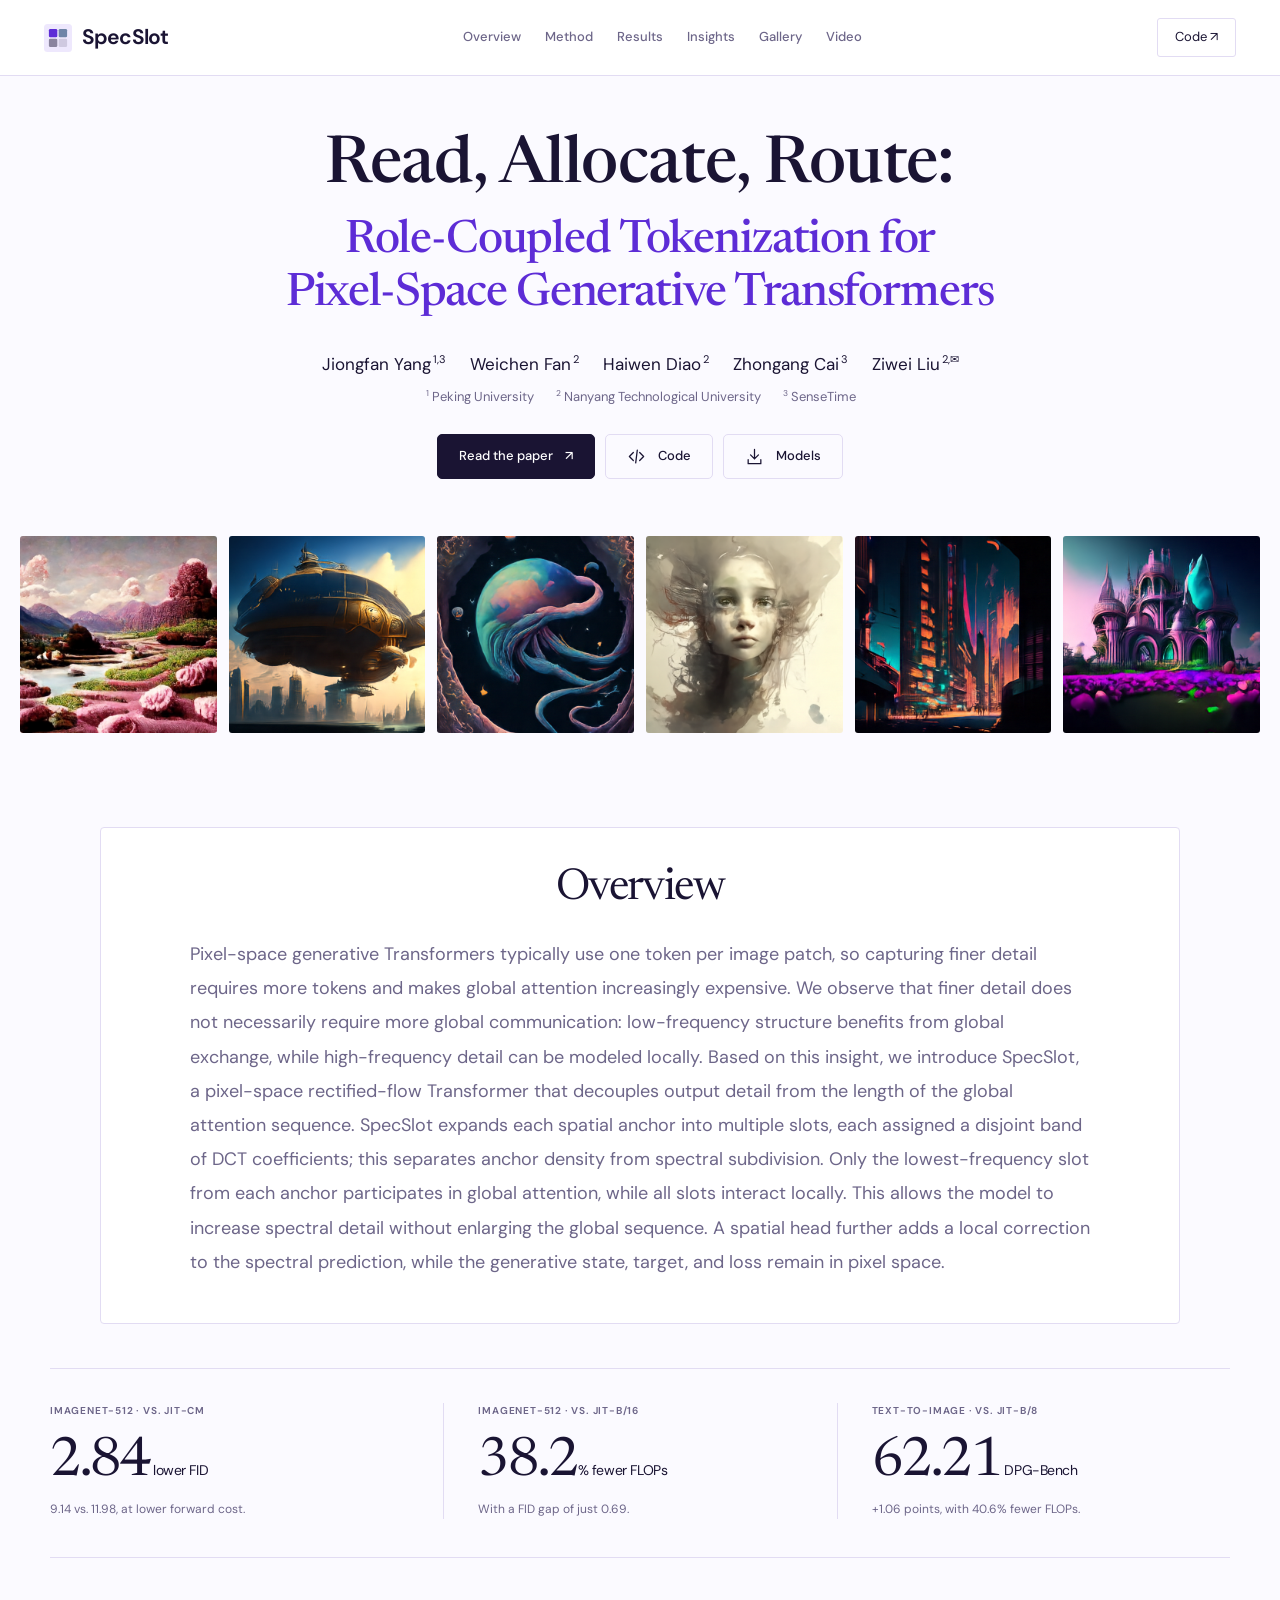
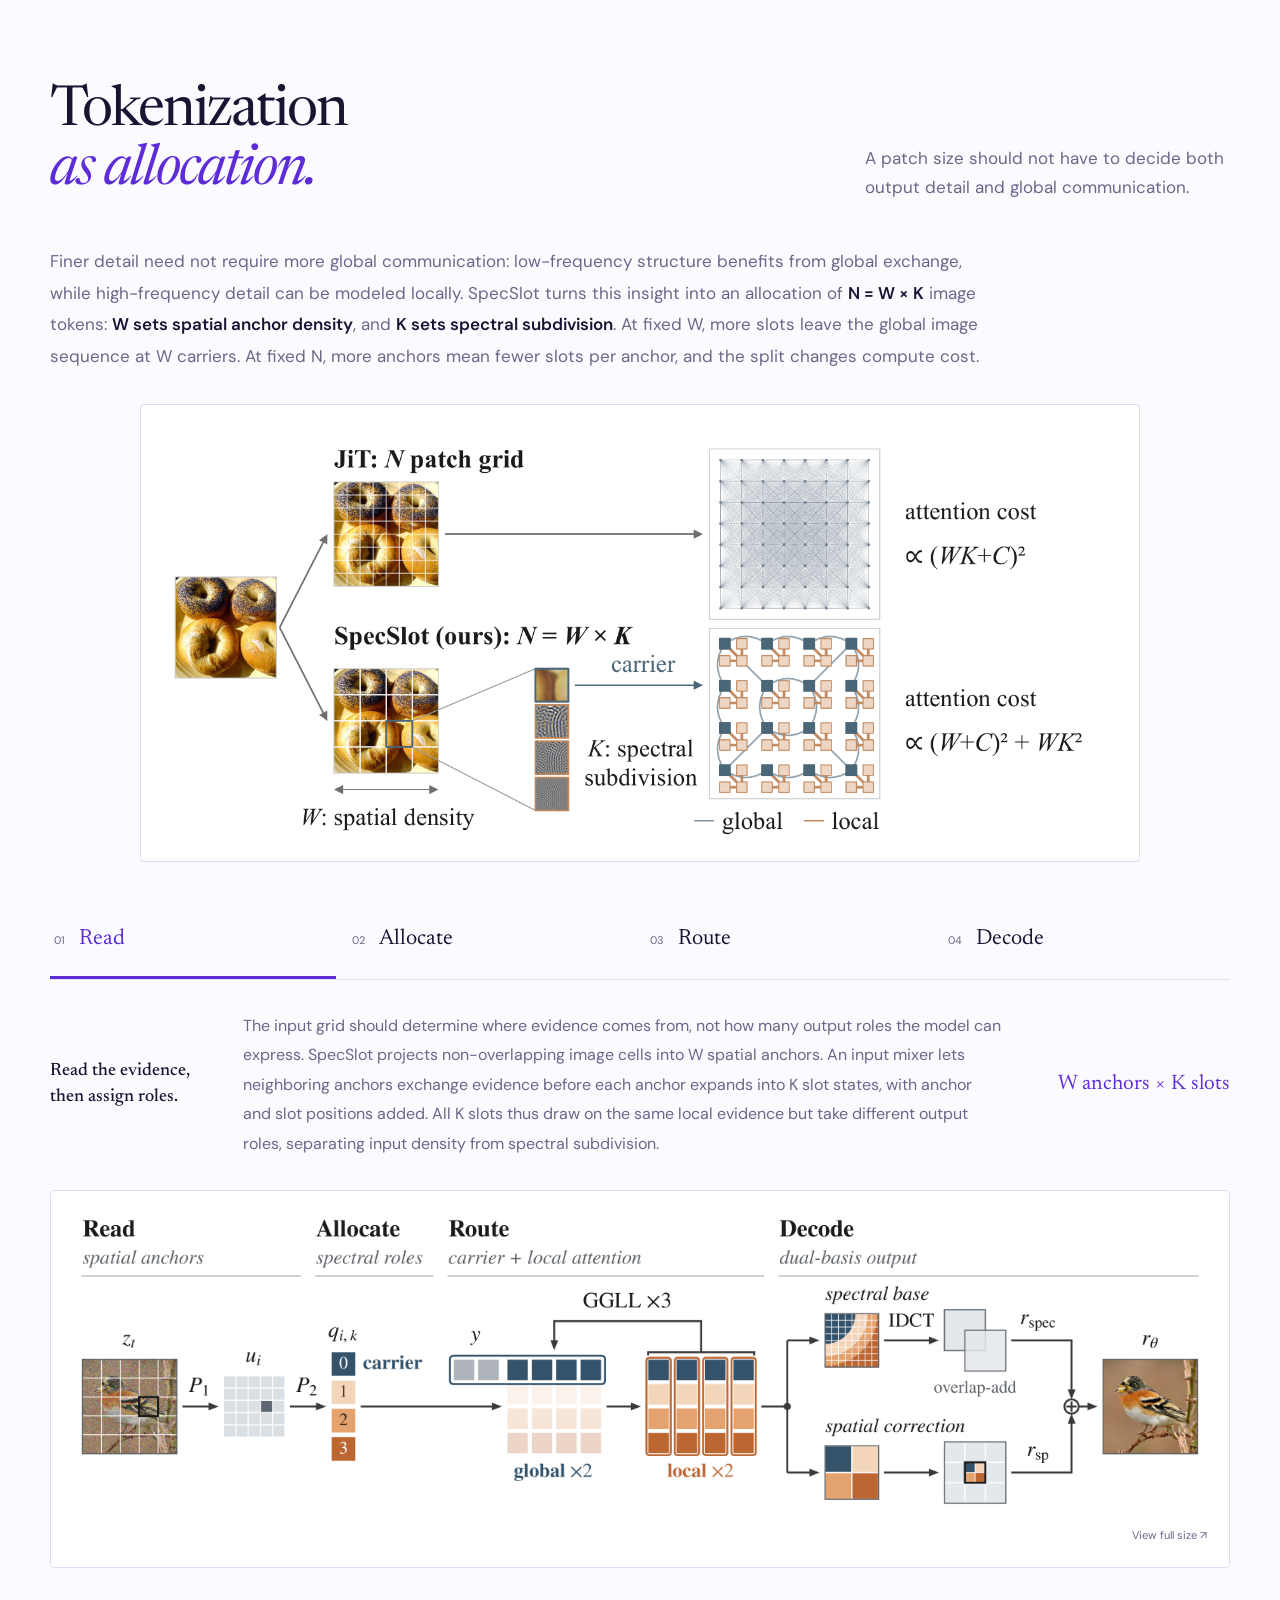
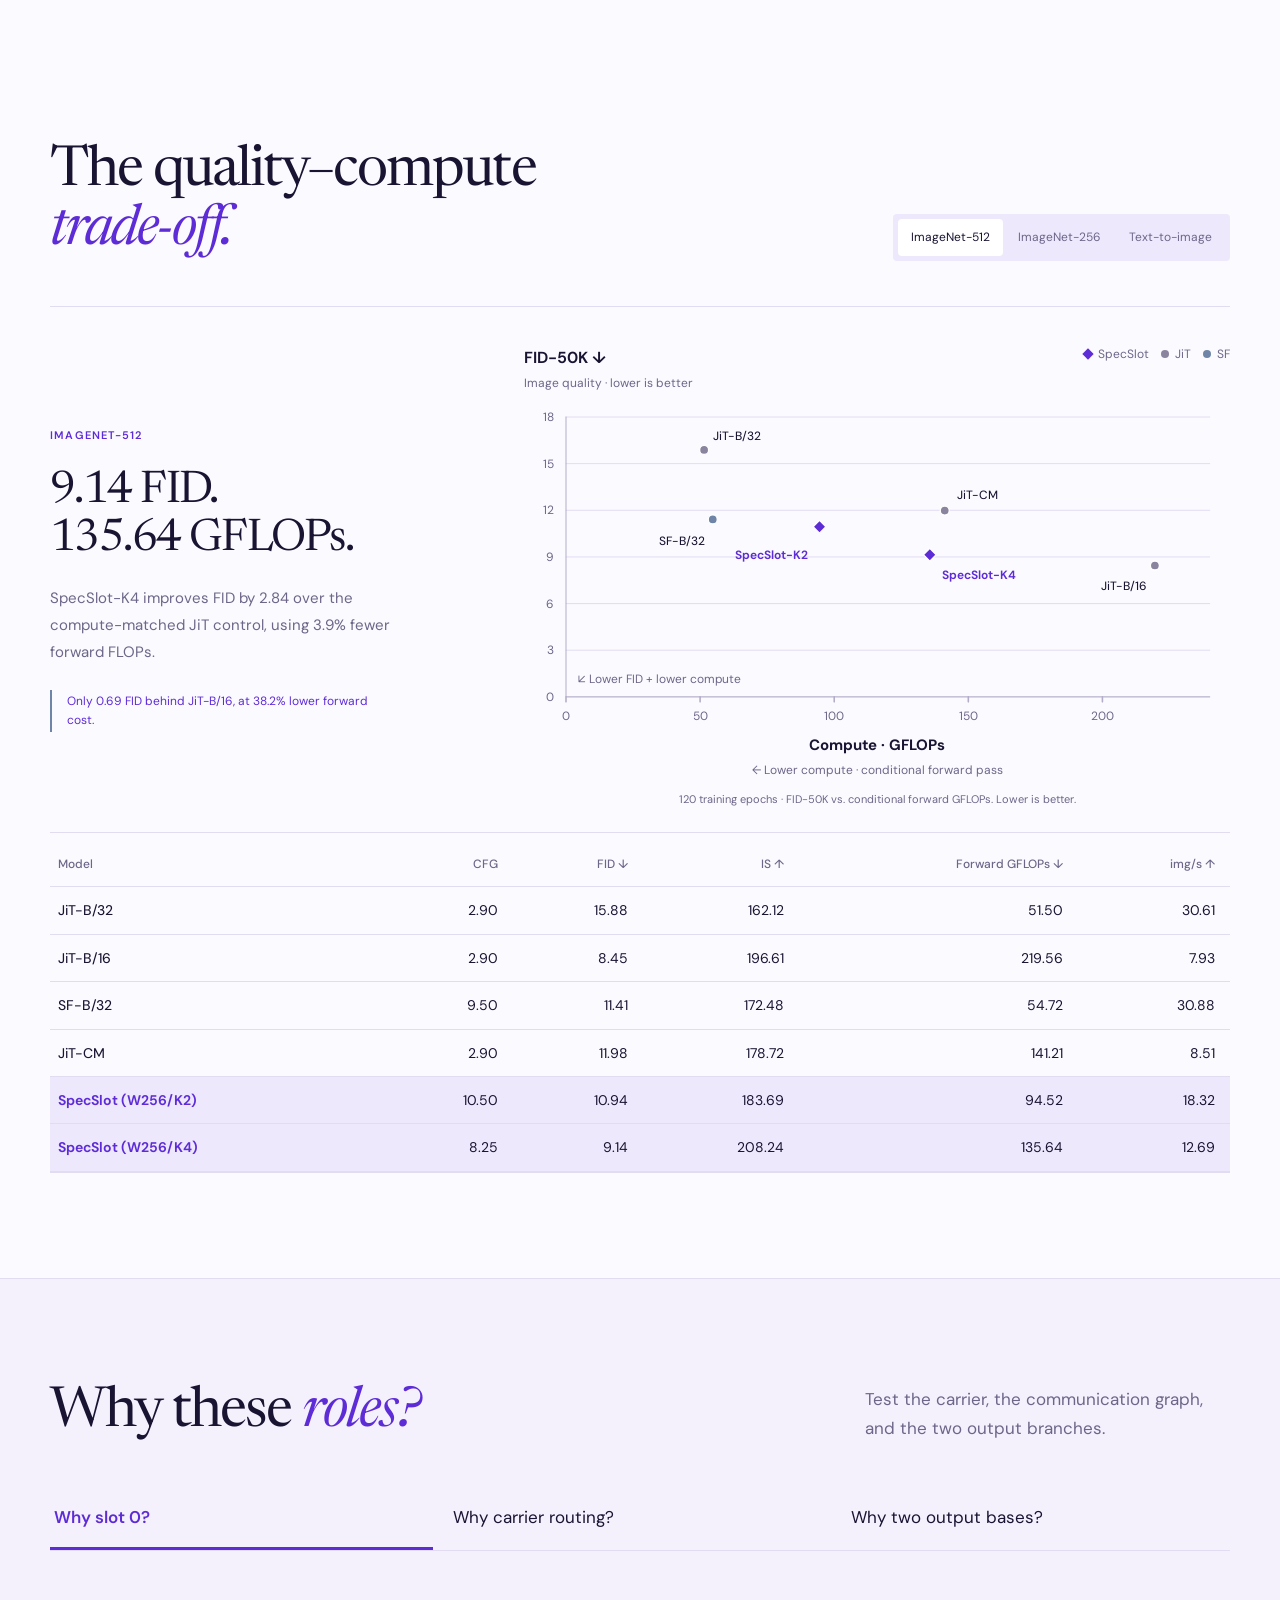
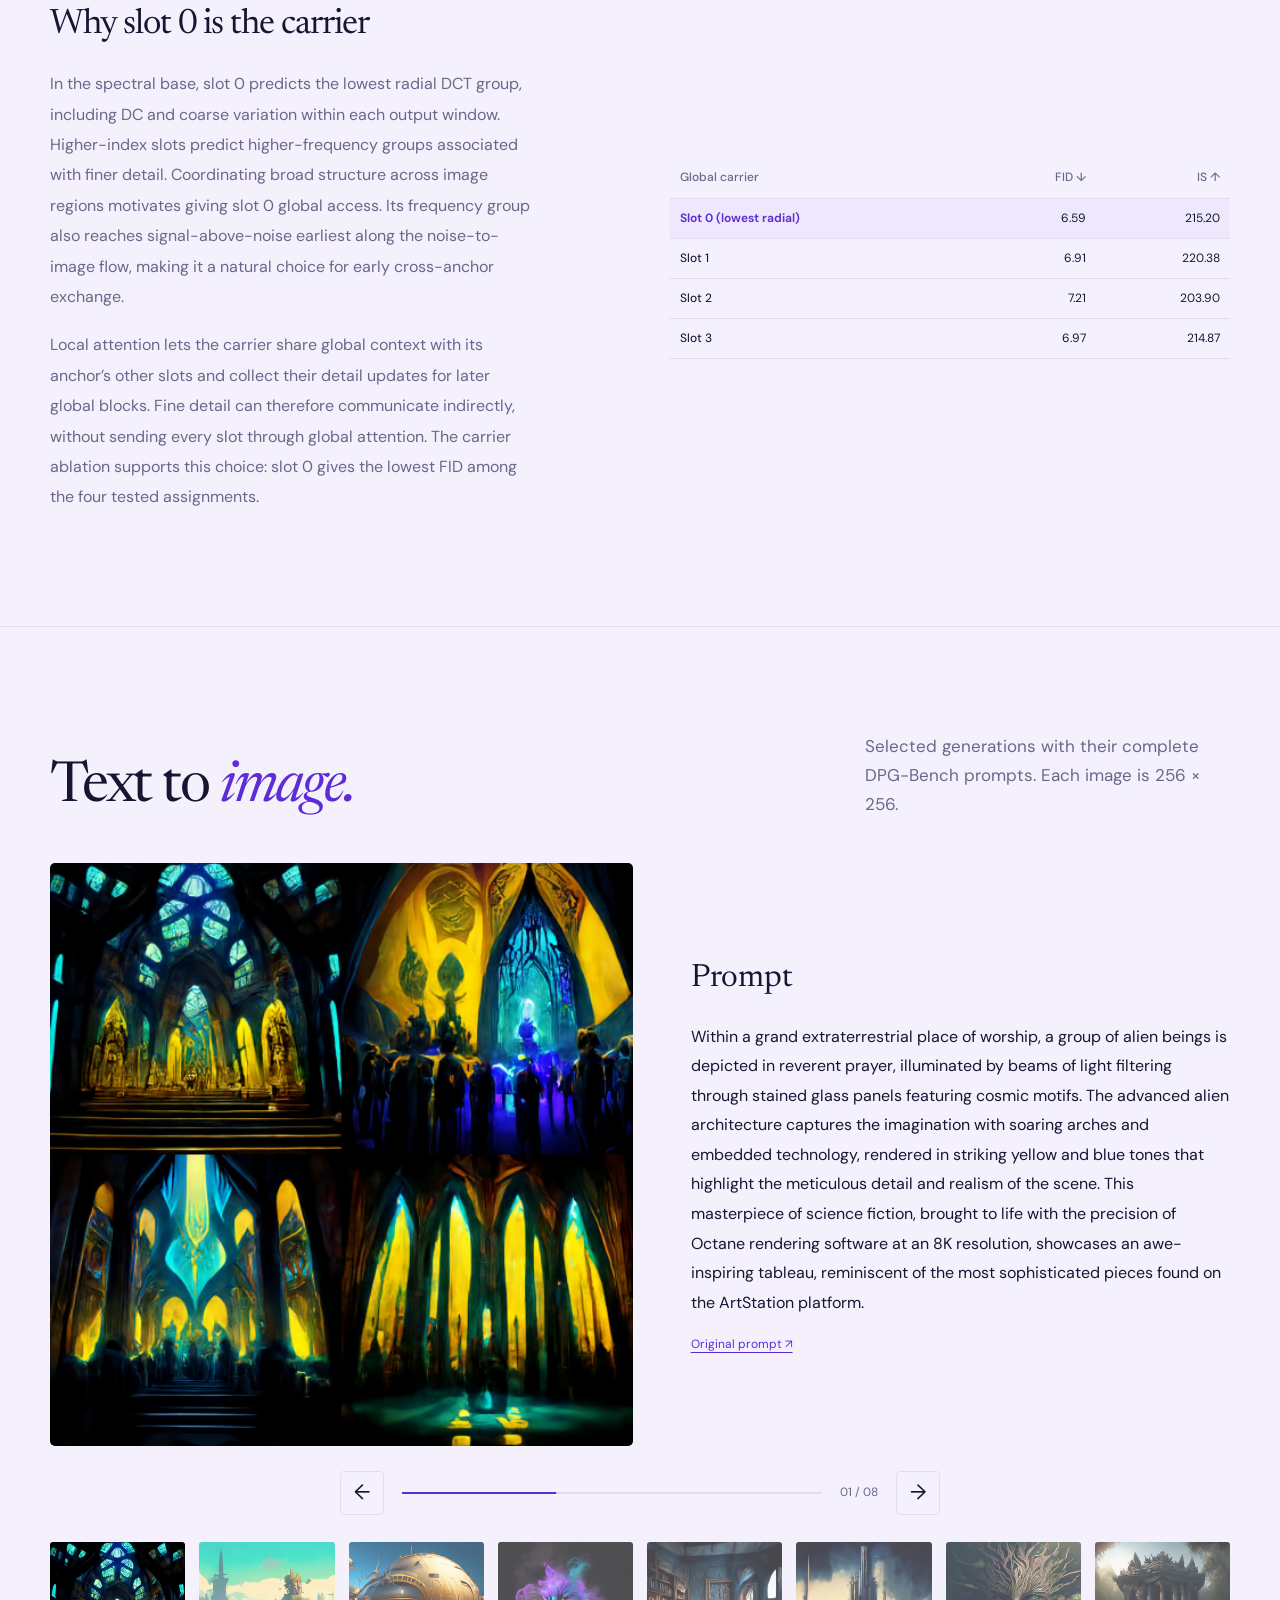
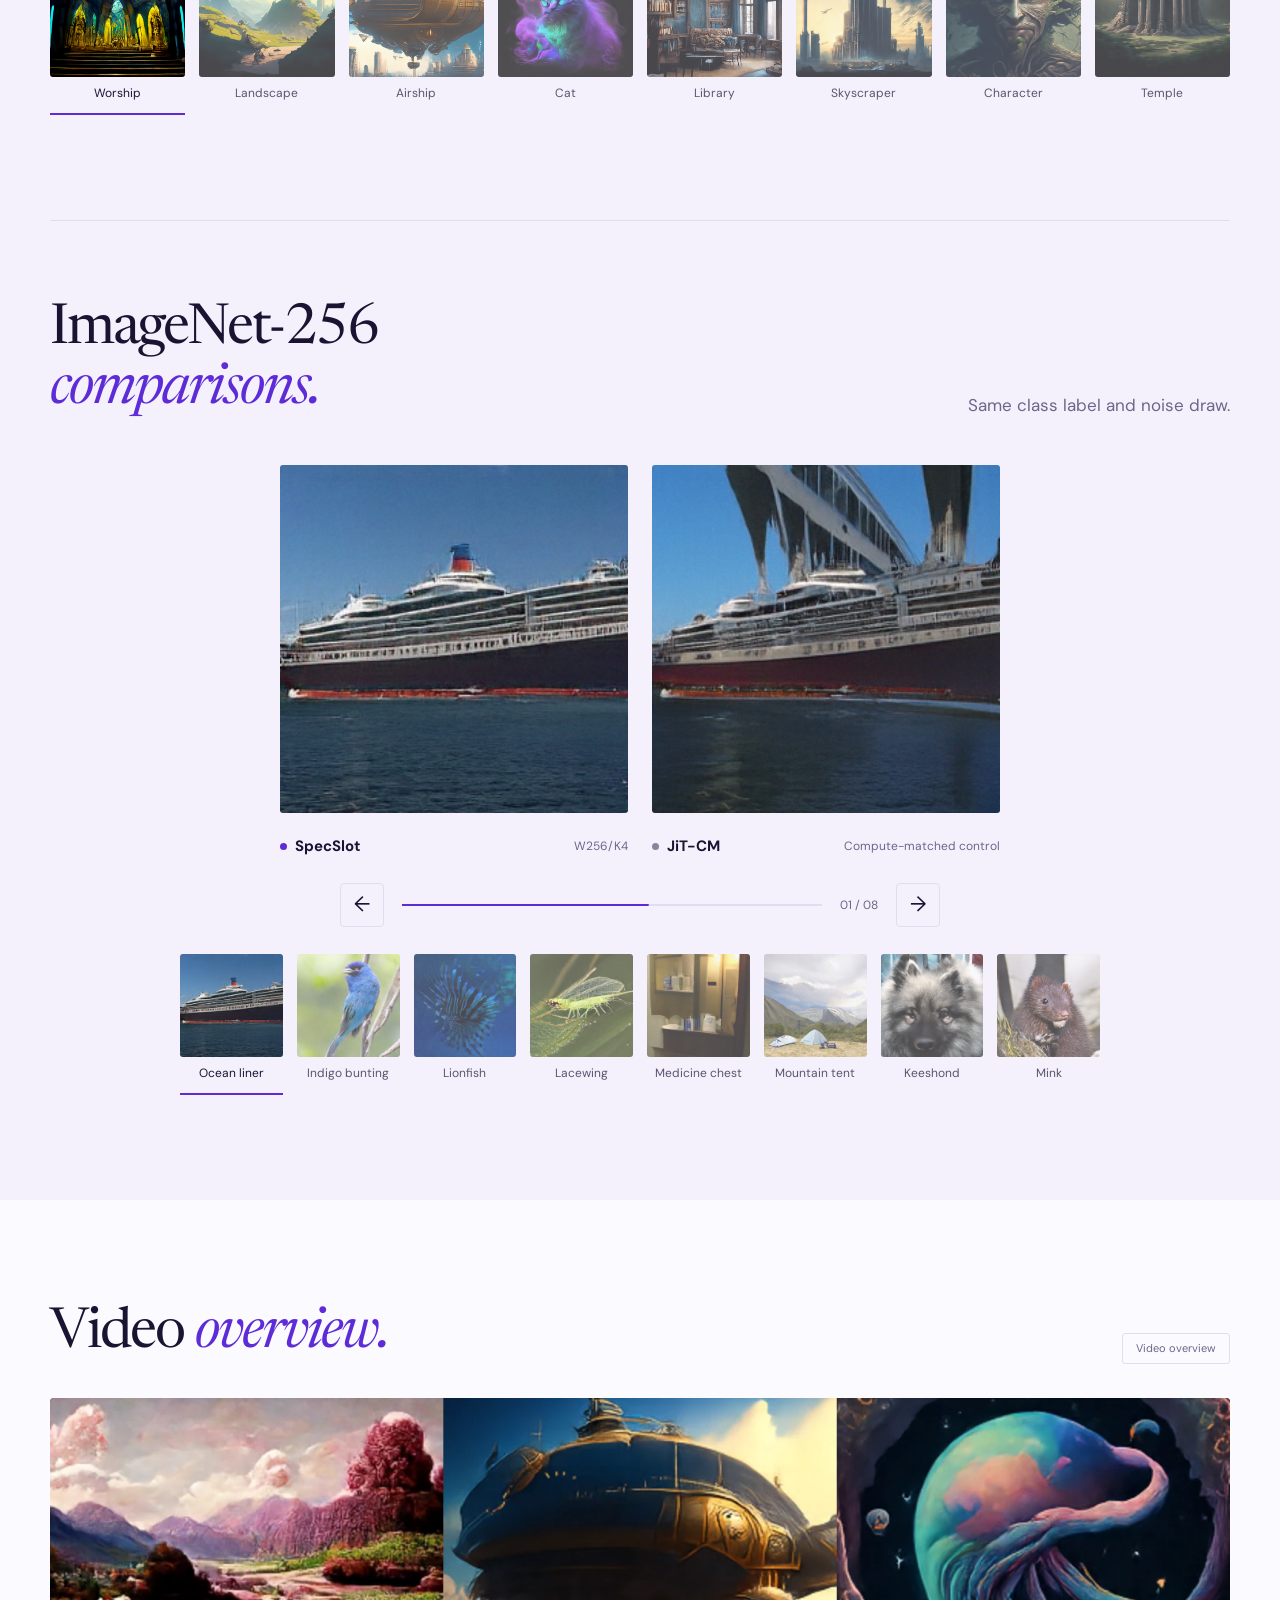
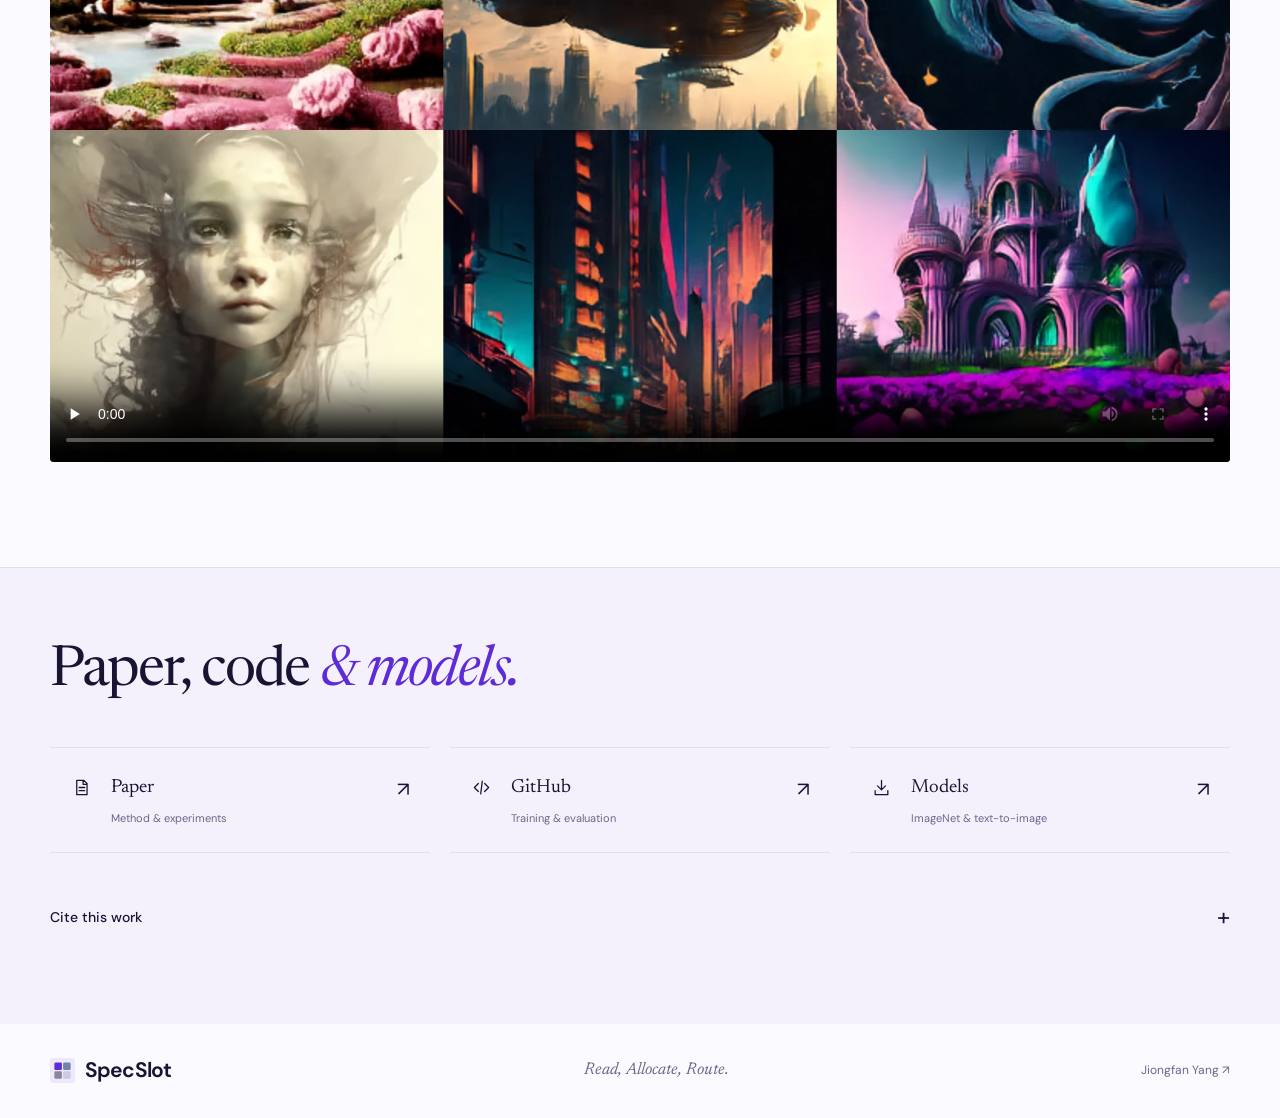
<file: specslot/index.html>
<!doctype html>
<html lang="en">
<head>
  <meta charset="utf-8">
  <meta name="viewport" content="width=device-width,initial-scale=1">
  <meta name="theme-color" content="#fbfaff">
  <title>Read, Allocate, Route: Role-Coupled Tokenization for Pixel-Space Generative Transformers</title>
  <meta name="description" content="SpecSlot: role-coupled tokenization for pixel-space generative Transformers. Spatial anchors, spectral output roles, and carrier routing for ImageNet and text-to-image generation.">
  <link rel="canonical" href="https://yangjiongfan.site/specslot/">
  <meta property="og:title" content="Read, Allocate, Route: Role-Coupled Tokenization for Pixel-Space Generative Transformers">
  <meta property="og:description" content="Introducing SpecSlot: tokenization as a quality–compute allocation problem. Explore the method, evidence, and generated images.">
  <meta property="og:type" content="website">
  <meta property="og:url" content="https://yangjiongfan.site/specslot/">
  <meta property="og:image" content="https://yangjiongfan.site/specslot/assets/video-poster.webp">
  <meta name="twitter:card" content="summary_large_image">
  <link rel="icon" href="assets/mark.svg" type="image/svg+xml">
  <link rel="preconnect" href="https://fonts.googleapis.com">
  <link rel="preconnect" href="https://fonts.gstatic.com" crossorigin>
  <link href="https://fonts.googleapis.com/css2?family=DM+Sans:wght@400;450;500;550;600;650;700&family=Newsreader:ital,opsz,wght@0,6..72,400;0,6..72,500;1,6..72,400;1,6..72,500&display=swap" rel="stylesheet">
  <link rel="stylesheet" href="styles.css">
  <script type="module" src="script.js"></script>
</head>
<body>
  <a class="skip" href="#main">Skip to content</a>
  <div class="opening" id="opening" hidden aria-hidden="true"><div class="opening-words"><span>Read.</span><span>Allocate.</span><span>Route.</span></div><div class="opening-slots"><i></i><i></i><i></i><i></i></div></div>
  <header class="site-header">
    <a class="wordmark" href="#top" aria-label="SpecSlot home"><img src="assets/mark.svg" alt="" width="28" height="28">SpecSlot</a>
    <nav aria-label="Main navigation">
      <a href="#overview">Overview</a><a href="#method">Method</a><a href="#results">Results</a><a href="#mechanisms">Insights</a><a href="#gallery">Gallery</a><a href="#video">Video</a>
    </nav>
    <a class="nav-code" href="https://github.com/JiongfanYang/SpecSlot" target="_blank" rel="noopener noreferrer">Code <span aria-hidden="true">↗</span></a>
    <div class="reading-progress" aria-hidden="true"><span id="reading-progress"></span></div>
  </header>

  <main id="main">
    <section class="hero" id="top" aria-labelledby="hero-title">
      <div class="hero-copy container">
        <h1 id="hero-title"><span class="title-main">Read, Allocate, Route:</span><span class="title-sub">Role-Coupled Tokenization for<br class="title-break"> Pixel-Space Generative Transformers</span></h1>
        <div class="authors">
          <a href="https://yangjiongfan.site">Jiongfan Yang<sup>1,3</sup></a>
          <a href="https://weichenfan.github.io/Weichen/">Weichen Fan<sup>2</sup></a>
          <a href="https://paranioar.github.io/">Haiwen Diao<sup>2</sup></a>
          <a href="https://caizhongang.com/">Zhongang Cai<sup>3</sup></a>
          <a href="https://liuziwei7.github.io/">Ziwei Liu<sup>2,✉</sup></a>
        </div>
        <p class="affiliations"><span><sup>1</sup> Peking University</span><span><sup>2</sup> Nanyang Technological University</span><span><sup>3</sup> SenseTime</span></p>
        <div class="resource-links">
          <a class="button primary" href="https://arxiv.org/abs/2610.40647" target="_blank" rel="noopener noreferrer">Read the paper <span aria-hidden="true">↗</span></a>
          <a class="button" href="https://github.com/JiongfanYang/SpecSlot" target="_blank" rel="noopener noreferrer"><svg aria-hidden="true"><use href="#i-code"/></svg>Code</a>
          <a class="button" href="https://huggingface.co/Gokottaw434/SpecSlot" target="_blank" rel="noopener noreferrer"><svg aria-hidden="true"><use href="#i-download"/></svg>Models</a>
        </div>
      </div>
      <div class="hero-gallery" aria-label="Selected SpecSlot text-to-image generations">
        <button class="sample zoomable" data-image="assets/hero-1.webp" data-prompt-id="midjourney35" data-caption="Text-to-image · A pastel landscape" aria-label="Enlarge pastel landscape and read its prompt"><img src="assets/hero-1.webp" alt="Pink trees beside a winding river and distant mountains" width="256" height="256" fetchpriority="high"></button>
        <button class="sample zoomable" data-image="assets/hero-2.webp" data-prompt-id="midjourney17" data-caption="Text-to-image · A floating airship" aria-label="Enlarge airship and read its prompt"><img src="assets/hero-2.webp" alt="Golden airship floating above a fantastical city" width="256" height="256" fetchpriority="high"></button>
        <button class="sample zoomable" data-image="assets/hero-3.webp" data-prompt-id="diffusiondb15" data-caption="Text-to-image · An imagined creature" aria-label="Enlarge imagined creature and read its prompt"><img src="assets/hero-3.webp" alt="Colorful aquatic creature with curling tentacles" width="256" height="256"></button>
        <button class="sample zoomable" data-image="assets/hero-4.webp" data-prompt-id="diffusiondb4" data-caption="Text-to-image · A painterly portrait" aria-label="Enlarge portrait and read its prompt"><img src="assets/hero-4.webp" alt="Painterly portrait with flowing hair and muted colors" width="256" height="256"></button>
        <button class="sample zoomable" data-image="assets/hero-5.webp" data-prompt-id="diffusiondb33" data-caption="Text-to-image · A night cityscape" aria-label="Enlarge cityscape and read its prompt"><img src="assets/hero-5.webp" alt="Neon-lit street between tall futuristic buildings" width="256" height="256"></button>
        <button class="sample zoomable" data-image="assets/hero-6.webp" data-prompt-id="midjourney26" data-caption="Text-to-image · Fantasy architecture" aria-label="Enlarge fantasy architecture and read its prompt"><img src="assets/hero-6.webp" alt="Fairytale domes and towers among colorful trees" width="256" height="256"></button>
      </div>
    </section>

    <section class="overview section container" id="overview" aria-labelledby="overview-title">
      <div class="overview-card">
      <h2 id="overview-title">Overview</h2>
      <p class="overview-copy">Pixel-space generative Transformers typically use one token per image patch, so capturing finer detail requires more tokens and makes global attention increasingly expensive. We observe that finer detail does not necessarily require more global communication: low-frequency structure benefits from global exchange, while high-frequency detail can be modeled locally. Based on this insight, we introduce SpecSlot, a pixel-space rectified-flow Transformer that decouples output detail from the length of the global attention sequence. SpecSlot expands each spatial anchor into multiple slots, each assigned a disjoint band of DCT coefficients; this separates anchor density from spectral subdivision. Only the lowest-frequency slot from each anchor participates in global attention, while all slots interact locally. This allows the model to increase spectral detail without enlarging the global sequence. A spatial head further adds a local correction to the spectral prediction, while the generative state, target, and loss remain in pixel space.</p>
      </div>
      <div class="highlights" aria-label="Key results">
      <a href="#results" class="highlight" data-result-link="imagenet512"><span class="eyebrow">ImageNet-512 · vs. JiT-CM</span><span class="metric">2.84<span> lower FID</span></span><p>9.14 vs. 11.98, at lower forward cost.</p></a>
      <a href="#results" class="highlight" data-result-link="imagenet512"><span class="eyebrow">ImageNet-512 · vs. JiT-B/16</span><span class="metric">38.2<span>% fewer FLOPs</span></span><p>With a FID gap of just 0.69.</p></a>
      <a href="#results" class="highlight" data-result-link="t2i"><span class="eyebrow">Text-to-image · vs. JiT-B/8</span><span class="metric">62.21<span> DPG-Bench</span></span><p>+1.06 points, with 40.6% fewer FLOPs.</p></a>
      </div>
    </section>

    <section class="method section" id="method" aria-labelledby="method-title">
      <div class="container">
        <div class="section-heading"><h2 id="method-title">Tokenization<br><em>as allocation.</em></h2><p class="section-lead">A patch size should not have to decide both output detail and global communication.</p></div>
        <div class="allocation-principle"><p>Finer detail need not require more global communication: low-frequency structure benefits from global exchange, while high-frequency detail can be modeled locally. SpecSlot turns this insight into an allocation of <strong>N = W × K</strong> image tokens: <strong>W sets spatial anchor density</strong>, and <strong>K sets spectral subdivision</strong>. At fixed W, more slots leave the global image sequence at W carriers. At fixed N, more anchors mean fewer slots per anchor, and the split changes compute cost.</p></div>
        <button class="diagram allocation-diagram zoomable" data-image="assets/allocation.png" data-caption="Allocation: spatial anchor density and spectral subdivision" aria-label="Enlarge allocation illustration"><img src="assets/allocation.png" alt="Patch-grid tokenization compared with allocation into spatial anchors and spectral slots" width="3000" height="1296" loading="lazy"></button>
        <div class="method-tabs" role="tablist" aria-label="Method stages">
          <button role="tab" id="step-read" aria-selected="true" aria-controls="method-detail" data-step="read"><span>01</span>Read</button>
          <button role="tab" id="step-allocate" aria-selected="false" aria-controls="method-detail" data-step="allocate" tabindex="-1"><span>02</span>Allocate</button>
          <button role="tab" id="step-route" aria-selected="false" aria-controls="method-detail" data-step="route" tabindex="-1"><span>03</span>Route</button>
          <button role="tab" id="step-decode" aria-selected="false" aria-controls="method-detail" data-step="decode" tabindex="-1"><span>04</span>Decode</button>
        </div>
        <div class="method-detail" id="method-detail" role="tabpanel" aria-labelledby="step-read" tabindex="0"><span class="detail-kicker" id="step-kicker">Read the evidence,<br>then assign roles.</span><p id="step-copy">The input grid should determine where evidence comes from, not how many output roles the model can express. SpecSlot projects non-overlapping image cells into W spatial anchors. An input mixer lets neighboring anchors exchange evidence before each anchor expands into K slot states, with anchor and slot positions added. All K slots thus draw on the same local evidence but take different output roles, separating input density from spectral subdivision.</p><span class="detail-formula" id="step-formula">W anchors × K slots</span></div>
        <button class="diagram zoomable" data-image="assets/architecture.png" data-caption="SpecSlot architecture · Read, Allocate, Route, Decode" aria-label="Enlarge the SpecSlot architecture diagram"><img src="assets/architecture.png" alt="SpecSlot reads spatial anchors, allocates spectral slots, routes carriers globally and slots locally, then adds spectral and spatial outputs" width="3000" height="800" loading="lazy"><span class="expand-label">View full size <span aria-hidden="true">↗</span></span></button>
      </div>
    </section>

    <section class="results section container" id="results" aria-labelledby="results-title">
      <div class="section-heading"><h2 id="results-title">The quality–compute<br><em>trade-off.</em></h2><div class="segmented" role="tablist" aria-label="Benchmark"><button role="tab" id="tab-imagenet512" aria-selected="true" aria-controls="result-panel" data-result="imagenet512">ImageNet-512</button><button role="tab" id="tab-imagenet256" aria-selected="false" aria-controls="result-panel" data-result="imagenet256" tabindex="-1">ImageNet-256</button><button role="tab" id="tab-t2i" aria-selected="false" aria-controls="result-panel" data-result="t2i" tabindex="-1">Text-to-image</button></div></div>
      <div id="result-panel" role="tabpanel" aria-labelledby="tab-imagenet512" tabindex="0">
        <div class="result-layout"><div class="result-story"><span class="result-tag" id="result-tag">ImageNet-512</span><h3 id="result-headline">9.14 FID.<br>135.64 GFLOPs.</h3><p id="result-description">SpecSlot-K4 improves FID by 2.84 over the compute-matched JiT control, using 3.9% fewer forward FLOPs.</p><div class="result-footnote" id="result-takeaway">Only 0.69 FID behind JiT-B/16, at 38.2% lower forward cost.</div></div><div class="chart-wrap"><div id="result-chart" aria-label="Benchmark visualization"></div><p class="chart-note" id="chart-note">Lower FID and lower forward GFLOPs are better.</p></div></div>
        <div class="data-details" hidden><div class="table-scroll" tabindex="0" aria-label="Scrollable results table"><table id="result-table"><caption class="sr-only">ImageNet-512 benchmark results</caption><thead></thead><tbody></tbody></table></div></div>
      </div>
      <p class="protocol" id="results-fallback">Interactive results require JavaScript. The <a href="https://arxiv.org/abs/2610.40647">paper</a> contains all benchmark tables.</p>
    </section>

    <section class="mechanisms section" id="mechanisms" aria-labelledby="mechanisms-title"><div class="container">
      <div class="section-heading"><h2 id="mechanisms-title">Why these <em>roles?</em></h2><p class="section-lead">Test the carrier, the communication graph, and the two output branches.</p></div>
      <div class="mechanism-tabs" role="tablist" aria-label="Mechanism evidence"><button role="tab" id="mech-carrier" aria-selected="true" aria-controls="mechanism-panel" data-mechanism="carrier">Why slot 0?</button><button role="tab" id="mech-routing" aria-selected="false" aria-controls="mechanism-panel" data-mechanism="routing" tabindex="-1">Why carrier routing?</button><button role="tab" id="mech-basis" aria-selected="false" aria-controls="mechanism-panel" data-mechanism="basis" tabindex="-1">Why two output bases?</button></div>
      <div id="mechanism-panel" role="tabpanel" aria-labelledby="mech-carrier" tabindex="0"><div id="mechanism-content"><p>The paper compares carrier identities, separately trained routing graphs, and fixed-checkpoint output-branch probes. <a href="assets/SpecSlot.pdf#page=11">Read the mechanistic analysis ↗</a></p></div></div>
    </div></section>

    <section class="gallery section" id="gallery" aria-labelledby="gallery-title">
      <div class="container">
        <div class="section-heading"><h2 id="gallery-title">Text to <em>image.</em></h2><p class="section-lead">Selected generations with their complete DPG-Bench prompts. Each image is 256 × 256.</p></div>
        <div class="gallery-carousel" id="gallery-carousel" aria-roledescription="carousel" aria-label="Text-to-image examples">
        <div class="prompt-showcase" id="prompt-panel" role="tabpanel" aria-labelledby="sample-midjourney7" tabindex="0">
          <button class="prompt-image zoomable" id="gallery-image-button" data-image="assets/midjourney7.webp" data-prompt-id="midjourney7" data-caption="A place of worship · Four generations" aria-label="Enlarge four generations for the displayed prompt"><img id="gallery-image" src="assets/midjourney7.webp" alt="Four generations of an extraterrestrial place of worship" width="512" height="512" loading="lazy"></button>
          <div class="prompt-copy"><div class="prompt-heading"><h3>Prompt</h3></div><blockquote id="gallery-prompt">Within a grand extraterrestrial place of worship, a group of alien beings is depicted in reverent prayer, illuminated by beams of light filtering through stained glass panels featuring cosmic motifs. The advanced alien architecture captures the imagination with soaring arches and embedded technology, rendered in striking yellow and blue tones that highlight the meticulous detail and realism of the scene. This masterpiece of science fiction, brought to life with the precision of Octane rendering software at an 8K resolution, showcases an awe-inspiring tableau, reminiscent of the most sophisticated pieces found on the ArtStation platform.</blockquote><a id="prompt-source" href="https://github.com/TencentQQGYLab/ELLA/blob/main/dpg_bench/prompts/midjourney7.txt" target="_blank" rel="noopener noreferrer">Original prompt ↗</a></div>
        </div>
        <div class="gallery-navigation">
          <button class="gallery-arrow" id="gallery-prev" aria-label="Previous text-to-image example">←</button>
          <span class="carousel-progress" aria-hidden="true"><i id="gallery-progress"></i></span>
          <span class="gallery-position" id="sample-position">01 / 08</span>
          <button class="gallery-arrow" id="gallery-next" aria-label="Next text-to-image example">→</button>
        </div>
        <div class="gallery-thumbnails" role="tablist" aria-label="Text-to-image examples">
          <button id="sample-midjourney7" role="tab" aria-selected="true" aria-controls="prompt-panel" data-sample="midjourney7"><img src="assets/midjourney7-single.webp" alt="" width="256" height="256" loading="lazy"><span>Worship</span></button>
          <button id="sample-midjourney20" role="tab" aria-selected="false" aria-controls="prompt-panel" data-sample="midjourney20" tabindex="-1"><img src="assets/midjourney20-single.webp" alt="" width="256" height="256" loading="lazy"><span>Landscape</span></button>
          <button id="sample-midjourney17" role="tab" aria-selected="false" aria-controls="prompt-panel" data-sample="midjourney17" tabindex="-1"><img src="assets/midjourney17-single.webp" alt="" width="256" height="256" loading="lazy"><span>Airship</span></button>
          <button id="sample-midjourney12" role="tab" aria-selected="false" aria-controls="prompt-panel" data-sample="midjourney12" tabindex="-1"><img src="assets/midjourney12-single.webp" alt="" width="256" height="256" loading="lazy"><span>Cat</span></button>
          <button id="sample-midjourney29" role="tab" aria-selected="false" aria-controls="prompt-panel" data-sample="midjourney29" tabindex="-1"><img src="assets/midjourney29-single.webp" alt="" width="256" height="256" loading="lazy"><span>Library</span></button>
          <button id="sample-midjourney23" role="tab" aria-selected="false" aria-controls="prompt-panel" data-sample="midjourney23" tabindex="-1"><img src="assets/midjourney23-single.webp" alt="" width="256" height="256" loading="lazy"><span>Skyscraper</span></button>
          <button id="sample-midjourney25" role="tab" aria-selected="false" aria-controls="prompt-panel" data-sample="midjourney25" tabindex="-1"><img src="assets/midjourney25-single.webp" alt="" width="256" height="256" loading="lazy"><span>Character</span></button>
          <button id="sample-midjourney30" role="tab" aria-selected="false" aria-controls="prompt-panel" data-sample="midjourney30" tabindex="-1"><img src="assets/midjourney30-single.webp" alt="" width="256" height="256" loading="lazy"><span>Temple</span></button>
        </div>
        </div>

        <section class="pair-section" aria-labelledby="pair-title">
          <div class="section-heading"><h2 id="pair-title">ImageNet-256<br><em>comparisons.</em></h2><p class="section-lead">Same class label and noise draw.</p></div>
          <div class="gallery-carousel" id="pair-carousel" aria-roledescription="carousel" aria-label="Paired ImageNet examples">
          <div class="pair-images" id="pair-panel" role="tabpanel" aria-labelledby="pair-ocean-liner" tabindex="0">
            <figure><button class="zoomable" id="pair-ours-button" data-image="assets/ocean-liner-specslot.webp" data-caption="Ocean liner · SpecSlot W256/K4" aria-label="Enlarge SpecSlot ocean liner"><img id="pair-ours" src="assets/ocean-liner-specslot.webp" alt="SpecSlot generation of an ocean liner" width="256" height="256" loading="lazy"></button><figcaption><span class="ours-dot"></span><strong>SpecSlot</strong><span>W256/K4</span></figcaption></figure>
            <figure><button class="zoomable" id="pair-baseline-button" data-image="assets/ocean-liner-jitcm.webp" data-caption="Ocean liner · JiT-CM" aria-label="Enlarge JiT-CM ocean liner"><img id="pair-baseline" src="assets/ocean-liner-jitcm.webp" alt="JiT-CM generation of an ocean liner" width="256" height="256" loading="lazy"></button><figcaption><span class="baseline-dot"></span><strong>JiT-CM</strong><span>Compute-matched control</span></figcaption></figure>
          </div>
          <div class="gallery-navigation">
            <button class="gallery-arrow" id="pair-prev" aria-label="Previous ImageNet comparison">←</button>
            <span class="carousel-progress" aria-hidden="true"><i id="pair-progress"></i></span>
            <span class="gallery-position" id="pair-position">01 / 08</span>
            <button class="gallery-arrow" id="pair-next" aria-label="Next ImageNet comparison">→</button>
          </div>
          <div class="gallery-thumbnails" role="tablist" aria-label="ImageNet examples">
            <button role="tab" id="pair-ocean-liner" data-pair="ocean-liner" aria-selected="true" aria-controls="pair-panel"><img src="assets/ocean-liner-specslot.webp" alt="" width="256" height="256" loading="lazy"><span>Ocean liner</span></button>
            <button role="tab" id="pair-indigo-bunting" data-pair="indigo-bunting" aria-selected="false" aria-controls="pair-panel" tabindex="-1"><img src="assets/indigo-bunting-specslot.webp" alt="" width="256" height="256" loading="lazy"><span>Indigo bunting</span></button>
            <button role="tab" id="pair-lionfish" data-pair="lionfish" aria-selected="false" aria-controls="pair-panel" tabindex="-1"><img src="assets/lionfish-specslot.webp" alt="" width="256" height="256" loading="lazy"><span>Lionfish</span></button>
            <button role="tab" id="pair-lacewing" data-pair="lacewing" aria-selected="false" aria-controls="pair-panel" tabindex="-1"><img src="assets/lacewing-specslot.webp" alt="" width="256" height="256" loading="lazy"><span>Lacewing</span></button>
            <button role="tab" id="pair-medicine-chest" data-pair="medicine-chest" aria-selected="false" aria-controls="pair-panel" tabindex="-1"><img src="assets/medicine-chest-specslot.webp" alt="" width="256" height="256" loading="lazy"><span>Medicine chest</span></button>
            <button role="tab" id="pair-mountain-tent" data-pair="mountain-tent" aria-selected="false" aria-controls="pair-panel" tabindex="-1"><img src="assets/mountain-tent-specslot.webp" alt="" width="256" height="256" loading="lazy"><span>Mountain tent</span></button>
            <button role="tab" id="pair-keeshond" data-pair="keeshond" aria-selected="false" aria-controls="pair-panel" tabindex="-1"><img src="assets/keeshond-specslot.webp" alt="" width="256" height="256" loading="lazy"><span>Keeshond</span></button>
            <button role="tab" id="pair-mink" data-pair="mink" aria-selected="false" aria-controls="pair-panel" tabindex="-1"><img src="assets/mink-specslot.webp" alt="" width="256" height="256" loading="lazy"><span>Mink</span></button>
          </div>
          </div>
        </section>
      </div>
    </section>

    <section class="video section container" id="video" aria-labelledby="video-title">
      <div class="section-heading"><h2 id="video-title">Video <em>overview.</em></h2><span class="status-pill" id="video-status">Coming soon</span></div>
      <div class="video-frame" id="video-frame">
        <img class="video-poster" src="assets/video-poster.webp" alt="Montage of SpecSlot generated samples; video overview not yet available" width="1536" height="864" loading="lazy">
        <div class="video-placeholder" id="video-placeholder"><span class="video-monogram" aria-hidden="true"><img src="assets/mark.svg" alt="" width="48" height="48"></span><h3>A closer look is on its way.</h3><p>Video overview · Coming soon</p></div>
        <video id="overview-video" hidden controls playsinline preload="none" poster="assets/video-poster.webp" aria-label="SpecSlot video overview"></video>
      </div>
    </section>

    <section class="resources section" id="resources" aria-labelledby="resources-title"><div class="container">
      <div class="section-heading"><h2 id="resources-title">Paper, code <em>& models.</em></h2></div>
      <div class="resource-grid"><a href="https://arxiv.org/abs/2610.40647" target="_blank" rel="noopener noreferrer"><svg aria-hidden="true"><use href="#i-paper"/></svg><span>Paper</span><small>Method & experiments</small><b aria-hidden="true">↗</b></a><a href="https://github.com/JiongfanYang/SpecSlot" target="_blank" rel="noopener noreferrer"><svg aria-hidden="true"><use href="#i-code"/></svg><span>GitHub</span><small>Training & evaluation</small><b aria-hidden="true">↗</b></a><a href="https://huggingface.co/Gokottaw434/SpecSlot" target="_blank" rel="noopener noreferrer"><svg aria-hidden="true"><use href="#i-download"/></svg><span>Models</span><small>ImageNet & text-to-image</small><b aria-hidden="true">↗</b></a></div>
      <details class="citation"><summary><span>Cite this work</span><span class="plus" aria-hidden="true">+</span></summary><div class="citation-code"><button class="copy-button" id="copy-citation" type="button">Copy BibTeX</button><pre id="bibtex">@misc{yang2026readallocaterouterolecoupled,
      title={Read, Allocate, Route: Role-Coupled Tokenization for Pixel-Space Generative Transformers},
      author={Jiongfan Yang and Weichen Fan and Haiwen Diao and Zhongang Cai and Ziwei Liu},
      year={2026},
      eprint={2610.40647},
      archivePrefix={arXiv},
      primaryClass={cs.CV},
      url={https://arxiv.org/abs/2610.40647},
}</pre><p id="copy-status" role="status" aria-live="polite"></p></div></details>
    </div></section>
  </main>
  <footer class="container"><a class="wordmark" href="#top"><img src="assets/mark.svg" alt="" width="25" height="25">SpecSlot</a><p>Read, Allocate, Route.</p><a href="/">Jiongfan Yang <span aria-hidden="true">↗</span></a></footer>
  <dialog id="lightbox" aria-label="Image viewer"><div class="lightbox-toolbar"><span id="lightbox-caption"></span><div class="lightbox-actions"><button id="lightbox-zoom" aria-pressed="false">Zoom in</button><button id="lightbox-close" aria-label="Close image viewer">Close <span aria-hidden="true">×</span></button></div></div><div class="lightbox-body" tabindex="0" aria-label="Image; scroll to pan when zoomed"><img id="lightbox-image" alt=""></div><div class="lightbox-prompt" id="lightbox-prompt-block" hidden><h3>Prompt</h3><p id="lightbox-prompt"></p></div><a id="lightbox-original" href="#" target="_blank" rel="noopener">Open original image ↗</a></dialog>
  <svg class="icon-definitions" xmlns="http://www.w3.org/2000/svg" aria-hidden="true"><symbol id="i-code" viewBox="0 0 24 24"><path d="m8 7-5 5 5 5m8-10 5 5-5 5m-3-13-2 16"/></symbol><symbol id="i-download" viewBox="0 0 24 24"><path d="M12 3v12m-5-5 5 5 5-5M4 16v5h16v-5"/></symbol><symbol id="i-paper" viewBox="0 0 24 24"><path d="M6 3h9l4 4v14H6V3Zm8 0v5h5M9 12h7m-7 4h7"/></symbol></svg>
</body>
</html>
</file>
<file: specslot/styles.css>
:root{--paper:#fbfaff;--white:#ffffff;--ink:#1a1433;--muted:#6d6689;--sage:#5d2cd6;--sage-soft:#eee8fd;--blue:#8a849e;--clay:#6f85a8;--line:#e2dcf3;--surface:#f4f1fd;--serif:'Newsreader',Georgia,serif;--sans:'DM Sans',Arial,sans-serif}
*{box-sizing:border-box}html{scroll-behavior:smooth;scroll-padding-top:92px}body{margin:0;background:var(--paper);color:var(--ink);font-family:var(--sans);font-size:16px;line-height:1.6;-webkit-font-smoothing:antialiased}button,a,input,summary{-webkit-tap-highlight-color:transparent}button{font:inherit;color:inherit;cursor:pointer}a{color:inherit;text-decoration:none}a,button,summary{touch-action:manipulation}button{border:0}img{display:block;max-width:100%;height:auto}figure,p,h1,h2,h3{margin:0}::selection{background:#dce4f1}a:focus-visible,button:focus-visible,summary:focus-visible,[tabindex]:focus-visible{outline:3px solid var(--blue);outline-offset:5px}.container{width:min(1180px,calc(100% - 88px));margin-inline:auto}.section{padding:105px 0}.eyebrow{font-size:11px;text-transform:uppercase;letter-spacing:.16em;font-weight:650;line-height:1.6;color:var(--muted)}h2{font-family:var(--serif);font-size:clamp(40px,4.4vw,62px);line-height:1.05;font-weight:400;letter-spacing:-.035em}h2 em{color:var(--sage);font-weight:400}.section-heading{display:flex;justify-content:space-between;align-items:end;gap:48px;margin-bottom:45px}.section-heading .eyebrow{margin-bottom:20px}.section-lead{max-width:365px;color:var(--muted);font-size:17px;line-height:1.7}.skip{position:fixed;top:-100px;left:20px;z-index:99;padding:10px;background:var(--ink);color:white}.skip:focus{top:12px}.site-header{height:76px;padding:0 44px;display:flex;align-items:center;justify-content:space-between;position:sticky;top:0;z-index:20;background:var(--white);border-bottom:1px solid var(--line)}.wordmark{display:flex;align-items:center;gap:10px;font-weight:650;font-size:21px;letter-spacing:-.04em}.site-header nav{display:flex;gap:30px;font-size:13px;font-weight:500}.site-header nav a{color:var(--muted);position:relative;padding:8px 0}.site-header nav a:hover,.site-header nav a.active{color:var(--ink)}.site-header nav a.active:after{content:'';position:absolute;bottom:0;left:0;right:0;height:2px;background:var(--sage)}.nav-code{font-size:13px;border:1px solid var(--line);border-radius:3px;padding:8px 17px}.nav-code:hover{background:var(--sage-soft)}
.hero{padding:55px 0 0;overflow:hidden}.hero-copy{text-align:center}.hero h1{font-family:var(--serif);font-size:clamp(80px,8.8vw,126px);font-weight:500;line-height:1;letter-spacing:-.065em;margin:15px 0 10px}.hero h1>span:not(.title-dot){font-style:italic;color:var(--sage)}.title-dot{color:var(--clay)}.hero h2{font-family:var(--sans);font-size:24px;letter-spacing:-.025em;font-weight:500;line-height:1.3}.paper-title{font-size:16px;color:var(--muted);margin:9px auto 22px;max-width:660px}.authors{display:flex;justify-content:center;flex-wrap:wrap;gap:8px 22px;font-size:13px}.authors a:hover{text-decoration:underline;text-underline-offset:4px}sup{font-size:.65em;margin-left:2px}.affiliations{font-size:11px;display:flex;justify-content:center;flex-wrap:wrap;gap:4px 18px;color:var(--muted);margin-top:6px}.resource-links{display:flex;align-items:center;justify-content:center;gap:10px;margin:24px 0 43px}.button{display:inline-flex;align-items:center;justify-content:center;gap:12px;padding:11px 21px;border-radius:5px;border:1px solid var(--line);font-size:13px;font-weight:500;transition:background .2s,border-color .2s}.button:hover{background:var(--sage-soft);border-color:var(--sage)}.button.primary{background:var(--ink);color:#ffffff;border-color:var(--ink)}.button.primary:hover{background:var(--sage)}svg{width:19px;height:19px;fill:none;stroke:currentColor;stroke-width:1.6;stroke-linecap:round;stroke-linejoin:round}.hero-gallery{display:grid;grid-template-columns:repeat(6,minmax(0,1fr));gap:12px;width:min(1360px,calc(100% - 40px));margin:0 auto;align-items:center;padding:14px 0 22px}.sample{padding:0;background:none;border-radius:3px;overflow:hidden;transition:opacity .2s}.sample:hover{opacity:.94}.sample img{width:100%;aspect-ratio:1;object-fit:cover}.image-note{font-size:11px;color:var(--muted);text-align:center;margin:9px 0 0;letter-spacing:.02em}.image-note span{margin-left:8px}.highlights{display:grid;grid-template-columns:repeat(3,1fr);margin-top:52px;padding:34px 0 38px;border-top:1px solid var(--line);border-bottom:1px solid var(--line)}.highlight{padding:0 34px;transition:color .2s}.highlight:first-child{padding-left:0}.highlight:last-child{padding-right:0}.highlight+.highlight{border-left:1px solid var(--line)}.highlight .eyebrow{display:block;letter-spacing:.08em;font-size:10px}.metric{display:block;font-family:var(--serif);font-size:54px;font-weight:400;letter-spacing:-.04em;line-height:1.15;margin:12px 0 7px;white-space:nowrap}.metric span{font-family:var(--sans);font-size:14px;letter-spacing:-.03em}.highlight p{color:var(--muted);font-size:12px}.highlight:hover{color:var(--sage)}
.method{background:var(--paper)}.method-tabs{display:grid;grid-template-columns:repeat(4,1fr);border-bottom:1px solid var(--line);gap:12px}.method-tabs button{text-align:left;background:none;font-size:22px;font-family:var(--serif);padding:18px 4px;border-bottom:3px solid transparent}.method-tabs button span{font-size:11px;font-family:var(--sans);margin-right:14px;color:var(--muted)}.method-tabs button[aria-selected=true]{border-color:var(--sage);color:var(--sage)}.method-tabs button:hover{background:var(--sage-soft)}.method-detail{display:grid;grid-template-columns:170px 1fr 210px;gap:25px;align-items:center;min-height:130px;padding:25px 0}.detail-kicker{font-weight:600;font-size:14px}.method-detail p{max-width:660px;color:var(--muted);font-size:14px}.detail-formula{font-family:var(--serif);font-size:22px;color:var(--sage);text-align:right;line-height:1.4}.diagram{display:block;width:100%;padding:22px;background:white;border:1px solid var(--line);border-radius:4px;position:relative;overflow:hidden;cursor:zoom-in}.diagram img{width:100%;height:auto}.expand-label{display:block;text-align:right;font-size:11px;color:var(--muted);margin-top:12px}.allocation-details{margin-top:24px;border-bottom:1px solid var(--line)}summary{list-style:none;cursor:pointer;display:flex;align-items:center;gap:20px;padding:20px 0;font-size:14px;font-weight:500}summary::-webkit-details-marker{display:none}.summary-detail{font-size:12px;color:var(--muted);font-weight:400}.plus{margin-left:auto;font-size:24px;font-weight:400;line-height:1;transition:transform .2s}details[open]>summary .plus{transform:rotate(45deg)}.allocation-details>p{font-size:14px;max-width:750px;color:var(--muted);margin-bottom:25px}.allocation-details .diagram{margin-bottom:26px}
.results{padding-top:70px}.segmented{display:flex;padding:5px;background:var(--sage-soft);border-radius:4px;gap:2px;flex-wrap:wrap;max-width:100%}.segmented button{padding:9px 13px;background:none;border-radius:4px;color:var(--muted);font-size:12px;white-space:nowrap}.segmented button[aria-selected=true]{background:var(--white);color:var(--ink)}.result-layout{display:grid;grid-template-columns:.8fr 1.3fr;gap:40px;align-items:center;border-top:1px solid var(--line);padding:38px 0 24px;min-height:380px}.result-tag{color:var(--sage);font-size:11px;letter-spacing:.11em;text-transform:uppercase;font-weight:600}.result-story h3{font-family:var(--serif);font-size:45px;letter-spacing:-.035em;line-height:1.05;font-weight:400;margin:22px 0}.result-story p{font-size:15px;line-height:1.8;max-width:355px;color:var(--muted)}.result-footnote{font-size:12px;max-width:340px;border-left:2px solid var(--clay);margin-top:24px;padding:2px 0 2px 15px;color:var(--sage)}.chart-wrap{min-width:0}.chart-wrap svg{width:100%;height:auto;display:block;fill:initial;stroke:none;font-family:var(--sans)}.chart-note{font-size:10px;color:var(--muted);text-align:center;margin-top:10px}.data-details{border-top:1px solid var(--line);border-bottom:1px solid var(--line)}.table-scroll{max-width:100%;overflow:auto}table{border-collapse:collapse;width:100%;font-size:13px;font-variant-numeric:tabular-nums;white-space:nowrap}th,td{text-align:right;padding:12px 15px;border-bottom:1px solid var(--line)}th{font-weight:500;color:var(--muted);font-size:11px}th:first-child,td:first-child{text-align:left;padding-left:8px}tr.ours{background:var(--sage-soft)}tr.ours td:first-child{font-weight:600;color:var(--sage)}.protocol{font-size:11px;color:var(--muted);padding:16px 0 22px;max-width:840px;line-height:1.7}.bar-chart{display:grid;grid-template-columns:1fr 1fr;gap:30px;padding:20px 0}.bar-title{font-size:14px;margin-bottom:16px;font-weight:600}.bar-item{margin-bottom:20px}.bar-label{font-size:11px;display:flex;justify-content:space-between;gap:10px;margin-bottom:6px}.bar-track{height:11px;background:var(--line);border-radius:2px;overflow:hidden}.bar-fill{height:100%;background:var(--blue)}.bar-item.ours .bar-fill{background:var(--sage)}.bar-item.ours .bar-label{font-weight:650;color:var(--sage)}.bar-scale{display:flex;justify-content:space-between;font-size:10px;color:var(--muted)}
.gallery{background:var(--surface)}.t2i-grid{display:grid;grid-template-columns:repeat(4,minmax(0,1fr));gap:24px 18px}.gallery-card{background:none;padding:0;text-align:left}.gallery-card>img{width:100%;aspect-ratio:1;object-fit:cover;border-radius:3px;transition:opacity .2s}.gallery-card:hover>img{opacity:.94}.gallery-card>span{font-size:12px;display:flex;justify-content:space-between;margin-top:10px;font-weight:500}.gallery-card>span>span{color:var(--muted)}.gallery .image-note{margin-top:28px}.pair-section{margin-top:90px;padding-top:50px;border-top:1px solid var(--line)}.pair-heading{display:flex;align-items:end;justify-content:space-between;gap:30px;margin-bottom:28px}.pair-heading h3{font-family:var(--serif);font-weight:400;font-size:38px;letter-spacing:-.03em;margin-top:12px}.pair-heading>p{font-size:12px;color:var(--muted)}.pair-controls{display:flex;flex-wrap:wrap;gap:8px;margin-bottom:30px}.pair-controls button{font-size:11px;padding:7px 13px;background:transparent;border:1px solid var(--line);border-radius:3px}.pair-controls button[aria-selected=true]{background:var(--sage);border-color:var(--sage);color:white}.pair-controls button:hover{border-color:var(--sage)}.pair-images{display:grid;grid-template-columns:1fr 1fr;gap:24px;max-width:780px;margin:auto}.pair-images button{padding:0;width:100%;background:none;cursor:zoom-in}.pair-images img{width:100%;border-radius:3px}.pair-images figcaption{display:flex;align-items:center;gap:8px;font-size:12px;padding-top:12px}.pair-images figcaption>span:last-child{margin-left:auto;font-size:10px;color:var(--muted)}.ours-dot,.baseline-dot{display:inline-block;width:7px;height:7px;flex:0 0 7px;border-radius:50%;background:var(--sage)}.baseline-dot{background:var(--blue)}
.video .section-heading{margin-bottom:34px}.status-pill{font-size:11px;padding:6px 13px;border:1px solid var(--line);border-radius:3px;color:var(--muted);white-space:nowrap}.video-frame{position:relative;aspect-ratio:16/9;border-radius:4px;overflow:hidden;background:#343c4b}.video-poster{width:100%;height:100%;object-fit:cover;filter:saturate(.6) brightness(.48)}.video-placeholder{position:absolute;inset:0;display:flex;flex-direction:column;align-items:center;justify-content:center;color:#ffffff;background:#20273525;text-align:center;padding:20px}.video-monogram{margin-bottom:22px}.video-monogram img{border-radius:3px}.video-placeholder h3{font-family:var(--serif);font-weight:400;font-size:clamp(27px,4vw,52px);letter-spacing:-.035em}.video-placeholder p{font-size:12px;margin-top:10px;color:#e7eaf0}video{width:100%;height:100%;object-fit:contain}.video-frame.has-video{aspect-ratio:16/9}.video-frame.has-video .video-poster{display:none}.video-frame.has-video video{position:absolute;inset:0}.resources{padding:75px 0;background:var(--surface);border-top:1px solid var(--line)}.resource-grid{display:grid;grid-template-columns:repeat(3,1fr);gap:20px}.resource-grid>a{position:relative;display:grid;grid-template-columns:25px 1fr;gap:6px 14px;padding:25px 22px;border-top:1px solid var(--line);border-bottom:1px solid var(--line);transition:background .2s}.resource-grid>a:hover{background:var(--sage-soft)}.resource-grid svg{grid-row:span 2;margin-top:5px}.resource-grid span{font-size:19px;font-family:var(--serif)}.resource-grid small{font-size:11px;color:var(--muted)}.resource-grid b{position:absolute;right:20px;top:25px;font-size:20px;font-weight:400}.citation{margin-top:32px}.citation-code{position:relative;padding:25px;background:var(--white);border:1px solid var(--line);border-radius:4px}.citation-code pre{white-space:pre-wrap;overflow-wrap:anywhere;font-size:12px;line-height:1.8;margin:24px 0 0;font-family:ui-monospace,SFMono-Regular,Consolas,monospace}.copy-button{position:absolute;right:12px;top:12px;background:var(--sage-soft);border-radius:3px;padding:5px 12px;font-size:11px}.citation-code p{font-size:11px;color:var(--sage);min-height:18px}footer{display:flex;justify-content:space-between;align-items:center;padding:30px 0;gap:20px}footer p{font-family:var(--serif);font-style:italic;font-size:17px;color:var(--muted)}footer>a:last-child{font-size:12px;color:var(--muted)}.icon-definitions{position:absolute;width:0;height:0;overflow:hidden}.sr-only{position:absolute;width:1px;height:1px;padding:0;overflow:hidden;clip:rect(0,0,0,0);white-space:nowrap;border:0}
dialog{width:min(1260px,94vw);max-height:94vh;padding:20px 24px;background:var(--white);border:1px solid var(--line);border-radius:4px;color:var(--ink)}dialog::backdrop{background:#202735cc}.lightbox-toolbar{display:flex;justify-content:space-between;gap:20px;align-items:center;font-size:13px;margin-bottom:20px}.lightbox-toolbar button{background:var(--sage-soft);padding:7px 12px;white-space:nowrap;border-radius:3px;font-size:12px}.lightbox-body{display:flex;justify-content:center;align-items:center;overflow:auto;min-height:100px}.lightbox-body img{max-height:calc(90vh - 145px);width:auto;max-width:100%;object-fit:contain}.lightbox-body img.square{height:min(65vh,650px);aspect-ratio:1}.lightbox-body img.diagram-image{max-height:calc(90vh - 145px);width:100%;height:auto}#lightbox-original{display:block;text-align:right;font-size:11px;margin-top:14px;color:var(--sage)}body.modal-open{overflow:hidden}
@media(min-width:1500px){.container{max-width:1240px}.hero-gallery{max-width:1480px}}
@media(max-width:1050px){.container{width:calc(100% - 56px)}.site-header{padding-inline:28px}.section{padding:80px 0}.section-heading{gap:25px}.results .section-heading{align-items:start;flex-direction:column}.method-detail{grid-template-columns:130px 1fr}.detail-formula{display:none}.highlight{padding-inline:20px}.metric{font-size:43px}.metric span{font-size:12px}.highlight .eyebrow{font-size:9px}.result-layout{gap:25px}.result-story h3{font-size:38px}.hero-gallery{gap:8px}.t2i-grid{gap:22px 14px}.pair-images{max-width:650px}}
@media(max-width:700px){html{scroll-padding-top:80px}.container{width:calc(100% - 36px)}.site-header{height:64px;padding:0 18px}.wordmark{font-size:19px}.site-header nav{gap:17px;font-size:11px}.site-header nav a[href='#video']{display:none}.nav-code{display:none}.hero{padding-top:35px}.hero h1{font-size:85px}.hero h2{font-size:21px}.hero .eyebrow{font-size:9px}.paper-title{font-size:12px;max-width:330px;line-height:1.6}.authors{font-size:11px;gap:7px 16px;max-width:380px;margin:auto}.affiliations{font-size:9px;gap:3px 12px;max-width:370px;margin:8px auto 0}.resource-links{margin:22px 0 30px;gap:7px}.button{font-size:11px;padding:9px 14px;gap:9px}.hero-gallery{width:calc(100% - 20px);grid-template-columns:repeat(3,minmax(0,1fr));gap:7px;padding:7px 0}.image-note{font-size:9px;margin:13px 12px 0}.image-note span{display:none}.highlights{margin-top:30px;padding:22px 0;gap:17px;grid-template-columns:1fr}.highlight,.highlight:first-child,.highlight:last-child{padding:0;display:grid;grid-template-columns:1fr 1fr;gap:4px 12px;align-items:center}.highlight+.highlight{border-left:0;border-top:1px solid var(--line);padding-top:17px}.highlight .eyebrow{grid-column:1/-1;font-size:9px}.metric{font-size:37px;margin:4px 0}.metric span{font-size:11px}.highlight p{font-size:10px;max-width:160px;justify-self:end}.section{padding:60px 0}h2{font-size:40px}.section-heading{flex-direction:column;align-items:start;gap:20px;margin-bottom:30px}.section-heading .eyebrow{margin-bottom:15px}.section-lead{font-size:14px;max-width:390px}.method-tabs{gap:5px}.method-tabs button{font-size:18px;padding:12px 0}.method-tabs button span{font-size:9px;margin-right:6px}.method-detail{grid-template-columns:1fr;gap:7px;min-height:145px;padding:20px 0}.detail-kicker{font-size:12px}.method-detail p{font-size:12px}.diagram{padding:10px 8px;border-radius:4px}.expand-label{font-size:10px;margin-top:8px}.summary-detail{display:none}summary{font-size:12px;padding:16px 0}.allocation-details>p{font-size:12px}.result-layout{grid-template-columns:1fr;padding:25px 0;gap:20px}.result-story h3{font-size:38px;margin:13px 0}.result-story h3 br{display:none}.result-story p{font-size:13px;max-width:100%}.result-footnote{font-size:11px;max-width:100%;margin-top:15px}.chart-wrap{margin-inline:-5px}.chart-note{font-size:9px}.segmented{padding:4px;width:100%;justify-content:space-between}.segmented button{font-size:11px;padding:8px 10px}.data-details table{font-size:11px}th,td{padding:10px}.t2i-grid{grid-template-columns:repeat(2,minmax(0,1fr));gap:22px 12px}.gallery-card>span{font-size:11px}.pair-section{margin-top:55px;padding-top:35px}.pair-heading{flex-direction:column;align-items:start;gap:12px}.pair-heading h3{font-size:31px}.pair-heading>p{font-size:11px}.pair-controls{gap:7px;margin-bottom:22px}.pair-controls button{font-size:10px;padding:6px 9px}.pair-images{gap:12px}.pair-images figcaption{font-size:11px;gap:5px;flex-wrap:wrap}.pair-images figcaption>span:last-child{margin-left:12px;width:100%;font-size:9px}.video .section-heading{gap:14px}.video-monogram{margin-bottom:12px}.video-monogram img{width:30px;height:30px}.video-placeholder h3{font-size:29px}.video-placeholder p{font-size:10px;margin-top:5px}.video-frame{aspect-ratio:4/3}.video-placeholder{padding:14px}.status-pill{font-size:10px}.resource-grid{grid-template-columns:1fr;gap:0}.resource-grid>a{padding:20px 5px}.resource-grid>a+a{border-top:none}.resource-grid b{right:5px}.resource-grid small{font-size:11px}.citation-code{padding:16px}.citation-code pre{font-size:10px;margin-top:35px}footer{flex-wrap:wrap;padding:25px 0}footer p{display:none}dialog{padding:15px;width:96vw}.lightbox-toolbar{font-size:11px;gap:10px}.lightbox-toolbar button{font-size:10px}.lightbox-body img.square{width:100%;height:auto}.bar-chart{gap:18px}.bar-label{font-size:10px}.protocol{font-size:10px}}
/* Keep diagram details readable on small screens without changing the source figure. */
.lightbox-actions{display:flex;gap:7px;flex-shrink:0}.lightbox-body.is-zoomed{display:block;max-height:calc(90vh - 145px);overflow:auto}.lightbox-body.is-zoomed img{max-width:none;max-height:none;width:900px;height:auto;aspect-ratio:auto}.lightbox-body.is-zoomed img.diagram-image{width:1600px}.lightbox-body.is-zoomed img.square{width:900px}.lightbox-body{overscroll-behavior:contain}tr.ours th{font-weight:650;color:var(--sage)}tbody th{font-size:13px;font-weight:450;color:var(--ink)}[hidden]{display:none!important}
@media(max-width:700px){.result-story h3 br{display:initial}.lightbox-toolbar{align-items:flex-start}.lightbox-actions{gap:5px}.lightbox-actions button{padding:7px 9px}.lightbox-toolbar>span{max-width:50%}tbody th{font-size:11px}}
@media(prefers-reduced-motion:reduce){html{scroll-behavior:auto}*,*:before,*:after{transition:none!important;animation:none!important}}

/* Paper-first hierarchy and always-visible scientific content. */
.hero{padding-top:54px}.hero h1{font-size:inherit;margin:0 0 30px;letter-spacing:-.035em;line-height:1.12}.hero h1>span.title-main,.hero h1>span.title-sub{display:block;font-style:normal;font-family:var(--serif);font-weight:500}.hero h1>span.title-main{font-size:clamp(48px,5.1vw,73px);color:var(--ink);margin-bottom:12px}.hero h1>span.title-sub{font-size:clamp(34px,3.6vw,51px);line-height:1.15;color:var(--sage);letter-spacing:-.025em}.authors{font-size:17px;gap:10px 24px}.affiliations{font-size:13px;margin-top:9px;gap:8px 20px}.resource-links{margin-top:26px}.overview{padding-top:72px;padding-bottom:60px}.overview h2{font-size:44px;max-width:900px;margin:0 auto 24px}.overview-copy{max-width:900px;margin:auto;font-size:18px;line-height:1.9;color:var(--muted)}.overview-copy strong{color:var(--ink);font-weight:600}.overview .highlights{margin-top:44px}.method{padding-top:65px}.allocation-principle{max-width:950px;margin-bottom:32px;font-size:17px;line-height:1.85;color:var(--muted)}.allocation-principle strong{font-weight:600;color:var(--ink)}.allocation-diagram{max-width:1000px;margin:0 auto 42px}.method-detail{grid-template-columns:165px 1fr 200px;min-height:210px;gap:28px;padding:28px 0}.method-detail p{font-size:16px;line-height:1.85;max-width:none}.detail-kicker{font-size:18px;line-height:1.4;font-family:var(--serif);font-weight:500}.detail-formula{font-size:21px}.chart-note{font-size:11px}.data-details{padding-top:10px}.data-details table{font-size:14px}.data-details th{font-size:12px}.data-details tbody th{font-size:14px}.protocol{font-size:12px}.section-heading>h2{flex-shrink:0}.reading-progress{position:absolute;bottom:-1px;height:2px;left:0;right:0;pointer-events:none}.reading-progress span{display:block;height:100%;background:var(--sage);transform:scaleX(0);transform-origin:left}.site-header nav{gap:24px}

/* A short, non-blocking opening; it runs once per session and respects reduced motion. */
.opening{position:fixed;inset:0;z-index:60;background:#fffffff8;display:flex;flex-direction:column;align-items:center;justify-content:center;pointer-events:none;animation:opening-exit 1.1s ease forwards}.opening-words{font-family:var(--serif);font-size:clamp(34px,6vw,80px);color:var(--ink);letter-spacing:-.035em;display:flex;gap:.3em}.opening-words span{animation:opening-word .5s both}.opening-words span:nth-child(2){animation-delay:.1s}.opening-words span:nth-child(3){animation-delay:.2s}.opening-slots{display:flex;gap:5px;margin-top:24px}.opening-slots i{width:28px;height:7px;border-radius:1px;background:var(--sage);animation:opening-slot .55s both}.opening-slots i:nth-child(2){background:var(--blue);animation-delay:.1s}.opening-slots i:nth-child(3){background:#a6aec0;animation-delay:.2s}.opening-slots i:nth-child(4){background:var(--clay);animation-delay:.3s}@keyframes opening-word{from{opacity:0}to{opacity:1}}@keyframes opening-slot{from{transform:scaleX(0)}to{transform:scaleX(1)}}@keyframes opening-exit{0%,58%{opacity:1}100%{opacity:0;visibility:hidden}}
.reveal-ready{opacity:0;transition:opacity .45s ease}.reveal-ready.is-visible{opacity:1}.panel-enter{animation:panel-enter .32s ease both}@keyframes panel-enter{from{opacity:.35}to{opacity:1}}

/* Full prompts accompany the selected set rather than abbreviated captions. */
.prompt-showcase{display:grid;grid-template-columns:1.08fr 1fr;gap:58px;align-items:center}.prompt-image{display:block;padding:0;background:none;width:100%;cursor:zoom-in}.prompt-image img{width:100%;border-radius:5px}.prompt-heading{display:flex;justify-content:space-between;align-items:center;margin-bottom:17px}.prompt-heading h3{font-family:var(--serif);font-weight:400;font-size:32px}.prompt-heading>span{font-size:12px;color:var(--muted);font-variant-numeric:tabular-nums}.prompt-copy blockquote{margin:0;font-size:16px;line-height:1.85;color:var(--ink)}.prompt-copy>a{font-size:12px;color:var(--sage);text-decoration:underline;text-underline-offset:4px;display:inline-block;margin-top:18px}.gallery-paging{display:flex;gap:10px;margin-top:23px}.gallery-paging button{width:43px;height:40px;border:1px solid var(--line);background:transparent;border-radius:4px;font-size:21px;transition:background .2s}.gallery-paging button:hover{background:var(--sage-soft)}.gallery-thumbnails{display:grid;grid-template-columns:repeat(8,minmax(0,1fr));gap:14px;margin-top:30px}.gallery-thumbnails button{background:none;padding:5px 0 10px;border-bottom:2px solid transparent;opacity:.7;transition:opacity .2s}.gallery-thumbnails button[aria-selected=true]{opacity:1;border-color:var(--sage)}.gallery-thumbnails button:hover{opacity:1}.gallery-thumbnails img{width:100%;aspect-ratio:1;object-fit:cover;border-radius:3px}.gallery-thumbnails span{display:block;font-size:12px;margin-top:7px}.lightbox-prompt{max-width:900px;margin:24px auto 8px}.lightbox-prompt h3{font-size:15px;margin-bottom:6px}.lightbox-prompt p{font-size:14px;line-height:1.8;color:var(--muted)}

/* Mechanistic evidence: one question at a time, with exact measured values. */
.mechanisms{background:var(--surface);border-top:1px solid var(--line);border-bottom:1px solid var(--line)}.mechanism-tabs{display:grid;grid-template-columns:repeat(3,1fr);gap:16px;border-bottom:1px solid var(--line);margin-bottom:30px}.mechanism-tabs button{background:none;padding:16px 4px;border-bottom:3px solid transparent;text-align:left;font-size:17px}.mechanism-tabs button[aria-selected=true]{border-color:var(--sage);color:var(--sage);font-weight:600}.mechanism-intro{display:grid;grid-template-columns:1fr 1.35fr;gap:45px;margin:30px 0 28px}.mechanism-intro h3{font-family:var(--serif);font-weight:400;font-size:35px;line-height:1.15;letter-spacing:-.03em}.mechanism-intro p{font-size:15px;line-height:1.85;color:var(--muted)}.mechanism-chart-layout{display:grid;grid-template-columns:1fr 1fr;gap:50px;align-items:center}.mechanism-controls{display:flex;gap:8px;flex-wrap:wrap;margin-bottom:22px}.mechanism-controls button{background:none;border:1px solid var(--line);border-radius:3px;padding:6px 13px;font-size:12px}.mechanism-controls button[aria-pressed=true]{background:var(--sage);color:white;border-color:var(--sage)}.evidence-bars .bar-item{margin:0 0 20px}.evidence-bars .bar-label{font-size:13px}.evidence-bars .bar-track{height:16px;background:var(--line)}.evidence-bars .bar-fill{animation:bar-grow .5s ease both;transform-origin:left}.evidence-bars .bar-scale{font-size:11px}.mechanism-table th,.mechanism-table td{font-size:12px;padding:10px}.mechanism-table th:first-child{white-space:normal;min-width:115px}.mechanism-scope{font-size:12px;color:var(--muted);margin-top:22px;line-height:1.75}.mechanism-scope a{text-decoration:underline;text-underline-offset:3px}.basis-controls{display:flex;align-items:center;gap:20px;margin:15px 0 22px}.basis-controls label{font-size:14px;min-width:126px}.basis-controls input{accent-color:var(--sage);flex:1;max-width:400px}.basis-readout{font-size:12px;color:var(--sage);margin-left:auto;max-width:330px;font-variant-numeric:tabular-nums}.basis-chart{max-width:850px;margin:auto}.basis-chart svg{width:100%;height:auto;fill:initial;stroke:none}.basis-figure{margin-top:35px}.basis-figure>p{font-size:12px;color:var(--muted);margin:12px 0 0;line-height:1.7}.basis-chart-note{font-size:12px;color:var(--muted);text-align:center;margin-top:8px}@keyframes bar-grow{from{transform:scaleX(0)}to{transform:scaleX(1)}}

@media(max-width:1050px){.hero h1>span.title-main{font-size:62px}.hero h1>span.title-sub{font-size:43px}.authors{font-size:16px;gap:9px 18px}.affiliations{font-size:12px}.method-detail{grid-template-columns:145px 1fr}.method-detail p{font-size:15px}.prompt-showcase{gap:30px;grid-template-columns:1fr 1fr}.prompt-copy blockquote{font-size:14px}.gallery-thumbnails{gap:10px}.mechanism-chart-layout{gap:28px}.mechanism-intro{gap:30px}.site-header nav{gap:16px;font-size:12px}.section-heading>h2{flex-shrink:1}}
@media(max-width:700px){html{scroll-padding-top:125px}.site-header{height:auto;min-height:64px;flex-wrap:wrap;gap:10px;padding:13px 18px 0}.site-header nav{order:3;flex-basis:100%;max-width:100%;overflow-x:auto;white-space:nowrap;gap:23px;font-size:12px;padding-bottom:8px;scrollbar-width:none}.site-header nav::-webkit-scrollbar{display:none}.site-header nav a[href='#video']{display:block}.nav-code{display:block;padding:4px 12px;font-size:11px}.hero{padding-top:33px}.hero h1{margin-bottom:25px;letter-spacing:-.035em}.hero h1>span.title-main{font-size:clamp(34px,8.9vw,48px);margin-bottom:14px}.hero h1>span.title-sub{font-size:clamp(26px,6.7vw,33px);line-height:1.18;letter-spacing:-.025em}.title-break{display:none}.authors{font-size:14px;gap:9px 17px;max-width:420px}.affiliations{font-size:11px;gap:4px 12px}.overview{padding-top:48px;padding-bottom:35px}.overview h2{font-size:37px;margin-bottom:20px}.overview-copy{font-size:15px;line-height:1.9}.overview .highlights{margin-top:30px}.highlight .eyebrow{font-size:10px}.highlight p{font-size:11px}.method{padding-top:40px}.allocation-principle{font-size:14px;line-height:1.85}.method-detail{grid-template-columns:1fr;gap:12px;min-height:300px;padding:22px 0}.detail-kicker{font-size:23px}.method-detail p{font-size:14px;line-height:1.85}.allocation-diagram{margin-bottom:27px}.data-details table,.data-details tbody th{font-size:12px}.data-details th{font-size:11px}.chart-note,.protocol{font-size:11px}.prompt-showcase{grid-template-columns:1fr;gap:26px}.prompt-copy blockquote{font-size:14px;line-height:1.85}.prompt-heading h3{font-size:28px}.gallery-paging{margin-top:17px}.gallery-thumbnails{grid-template-columns:repeat(4,minmax(0,1fr));gap:12px;margin-top:25px}.gallery-thumbnails span{font-size:11px}.pair-heading h3{font-size:30px}.mechanism-tabs{gap:8px;margin-bottom:24px}.mechanism-tabs button{font-size:12px;padding:12px 2px}.mechanism-intro{grid-template-columns:1fr;gap:15px;margin-top:22px}.mechanism-intro h3{font-size:30px}.mechanism-intro p{font-size:14px}.mechanism-chart-layout{grid-template-columns:1fr;gap:26px}.mechanism-scope{font-size:11px}.basis-controls{flex-wrap:wrap;gap:12px}.basis-controls label{font-size:13px;min-width:118px}.basis-controls input{min-width:100px;max-width:none}.basis-readout{margin-left:0;max-width:none;flex-basis:100%;font-size:12px}.basis-chart-note{font-size:10px}.basis-figure>p{font-size:11px}.lightbox-prompt p{font-size:13px}.opening-words{font-size:clamp(30px,8vw,48px);gap:.2em}}
/* A quiet paper-style overview, with the results kept immediately below. */
.overview-card{position:relative;max-width:1080px;margin-inline:auto;padding:38px 56px 44px;border:1px solid var(--line);border-radius:4px;background:var(--white)}
.overview-card h2{text-align:center;margin-bottom:25px}.overview-card .overview-copy{max-width:900px}
.evidence-plot{min-width:0}.evidence-plot svg{display:block;width:100%;height:auto;fill:initial;stroke:none}.mechanism-chart-layout{align-items:center}
/* Plain-text chart headings and legends stay readable at every screen size. */
.plot-header{display:flex;flex-wrap:wrap;justify-content:space-between;gap:12px;align-items:flex-start;margin-bottom:8px}.plot-metric strong{display:block;font-size:16px;font-weight:650}.plot-metric span{display:block;font-size:12px;color:var(--muted);margin-top:4px}.plot-legend{display:flex;flex-wrap:wrap;gap:12px;align-items:center;font-size:12px;color:var(--muted)}.plot-legend>span{display:inline-flex;align-items:center;gap:6px;white-space:nowrap}.plot-key{display:inline-block;width:8px;height:8px;flex:0 0 8px}.plot-key.ours{background:var(--sage);transform:rotate(45deg)}.plot-key.baseline{background:var(--blue);border-radius:50%}.plot-key.sf{background:var(--clay);border-radius:50%}.plot-x-label{text-align:center;margin-top:2px}.plot-x-label strong{display:block;font-size:15px}.plot-x-label span{display:block;font-size:12px;color:var(--muted);margin-top:4px}
@media(max-width:700px){.plot-metric strong{font-size:15px}}
@media(max-width:700px){.site-header nav{gap:16px}.overview-card{padding:27px 21px 30px;border-radius:4px}.overview-card h2{margin-bottom:19px}.overview-card .overview-copy{font-size:14px;line-height:1.9}.gallery-progress{max-width:90px}.mechanism-table{table-layout:fixed}.mechanism-table th,.mechanism-table td{padding:10px 4px;font-size:11px}.mechanism-table thead th{white-space:normal;line-height:1.45}.mechanism-table th:first-child{min-width:0;width:26%;overflow-wrap:anywhere}}
/* Matching, continuous galleries with a shared progress clock. */
.carrier-explanation{display:grid;grid-template-columns:1fr 1fr;gap:60px;align-items:center;padding:24px 0 8px}.carrier-copy h3{font-family:var(--serif);font-weight:400;font-size:35px;line-height:1.15;letter-spacing:-.03em;margin-bottom:24px}.carrier-copy p{font-size:16px;line-height:1.9;color:var(--muted);max-width:480px}
.gallery-navigation{display:flex;align-items:center;gap:18px;max-width:600px;margin:25px auto 0}.gallery-arrow{width:44px;height:44px;flex:0 0 44px;border:1px solid var(--line);background:transparent;border-radius:4px;font-size:21px}.gallery-arrow:hover{background:var(--sage-soft)}.carousel-progress{display:block;flex:1;height:2px;background:var(--line);overflow:hidden}.carousel-progress i{display:block;width:100%;height:100%;background:var(--sage);transform:scaleX(0);transform-origin:left;will-change:transform}.gallery-position{font-size:12px;white-space:nowrap;color:var(--muted);font-variant-numeric:tabular-nums}.gallery-thumbnails{margin-top:22px}
.pair-section{margin-top:105px;padding-top:80px}.pair-images{max-width:none;gap:30px}.pair-images figcaption{font-size:15px;padding-top:14px}.pair-images figcaption>span:last-child{font-size:12px}.pair-section .section-lead{max-width:365px}
@media(max-width:700px){.carrier-explanation{grid-template-columns:1fr;gap:24px;padding-top:16px}.carrier-copy h3{font-size:30px;margin-bottom:17px}.carrier-copy p{font-size:14px;line-height:1.85}.gallery-navigation{gap:12px;margin-top:20px}.gallery-arrow{width:40px;height:40px;flex-basis:40px}.pair-section{margin-top:60px;padding-top:50px}.pair-images{gap:12px}.pair-images figcaption{font-size:12px}.pair-images figcaption>span:last-child{font-size:10px}}
.carrier-copy p+p{margin-top:18px}.pair-images{max-width:720px;gap:24px}#pair-carousel .gallery-thumbnails{max-width:920px;margin-inline:auto}
@media(max-width:700px){.pair-images{gap:12px}.carrier-copy p+p{margin-top:14px}}
@media(prefers-reduced-motion:reduce){.opening{display:none!important}.reveal-ready{opacity:1;transform:none}*,*:before,*:after{transition:none!important;animation:none!important}}
</file>
